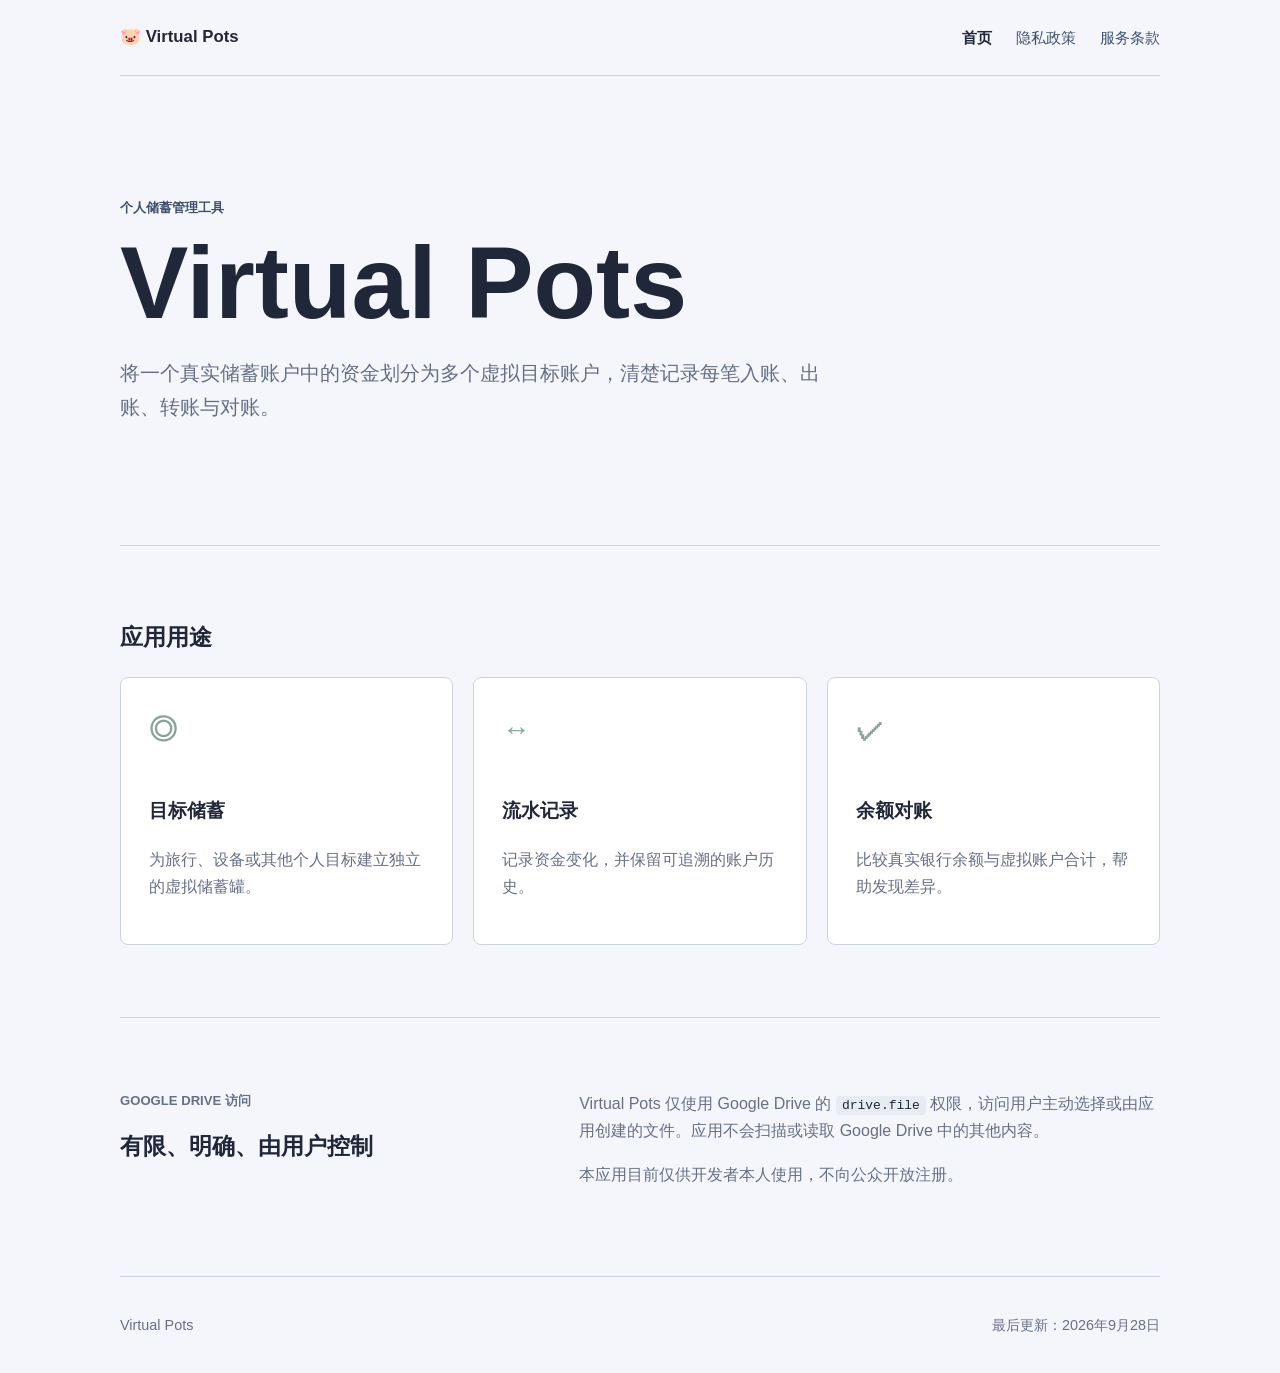
<file: index.html>
<!doctype html>
<html lang="zh-CN">
  <head>
    <meta charset="utf-8">
    <meta name="viewport" content="width=device-width, initial-scale=1">
    <meta name="description" content="Virtual Pots 是一款供开发者个人使用的虚拟储蓄管理工具。">
    <title>Virtual Pots</title>
    <link rel="stylesheet" href="styles.css">
  </head>
  <body>
    <header class="site-header">
      <a class="brand" href="./"><span aria-hidden="true">🐷</span> Virtual Pots</a>
      <nav aria-label="主要导航">
        <a aria-current="page" href="./">首页</a>
        <a href="privacy/">隐私政策</a>
        <a href="terms/">服务条款</a>
      </nav>
    </header>

    <main>
      <section class="intro">
        <p class="eyebrow">个人储蓄管理工具</p>
        <h1>Virtual Pots</h1>
        <p class="lead">将一个真实储蓄账户中的资金划分为多个虚拟目标账户，清楚记录每笔入账、出账、转账与对账。</p>
      </section>

      <section class="content-section" aria-labelledby="purpose">
        <h2 id="purpose">应用用途</h2>
        <div class="feature-grid">
          <article>
            <span class="feature-icon" aria-hidden="true">◎</span>
            <h3>目标储蓄</h3>
            <p>为旅行、设备或其他个人目标建立独立的虚拟储蓄罐。</p>
          </article>
          <article>
            <span class="feature-icon" aria-hidden="true">↔</span>
            <h3>流水记录</h3>
            <p>记录资金变化，并保留可追溯的账户历史。</p>
          </article>
          <article>
            <span class="feature-icon" aria-hidden="true">✓</span>
            <h3>余额对账</h3>
            <p>比较真实银行余额与虚拟账户合计，帮助发现差异。</p>
          </article>
        </div>
      </section>

      <section class="content-section access" aria-labelledby="access">
        <div>
          <p class="eyebrow">Google Drive 访问</p>
          <h2 id="access">有限、明确、由用户控制</h2>
        </div>
        <div>
          <p>Virtual Pots 仅使用 Google Drive 的 <code>drive.file</code> 权限，访问用户主动选择或由应用创建的文件。应用不会扫描或读取 Google Drive 中的其他内容。</p>
          <p>本应用目前仅供开发者本人使用，不向公众开放注册。</p>
        </div>
      </section>
    </main>

    <footer>
      <span>Virtual Pots</span>
      <span>最后更新：2026年9月28日</span>
    </footer>
  </body>
</html>
</file>
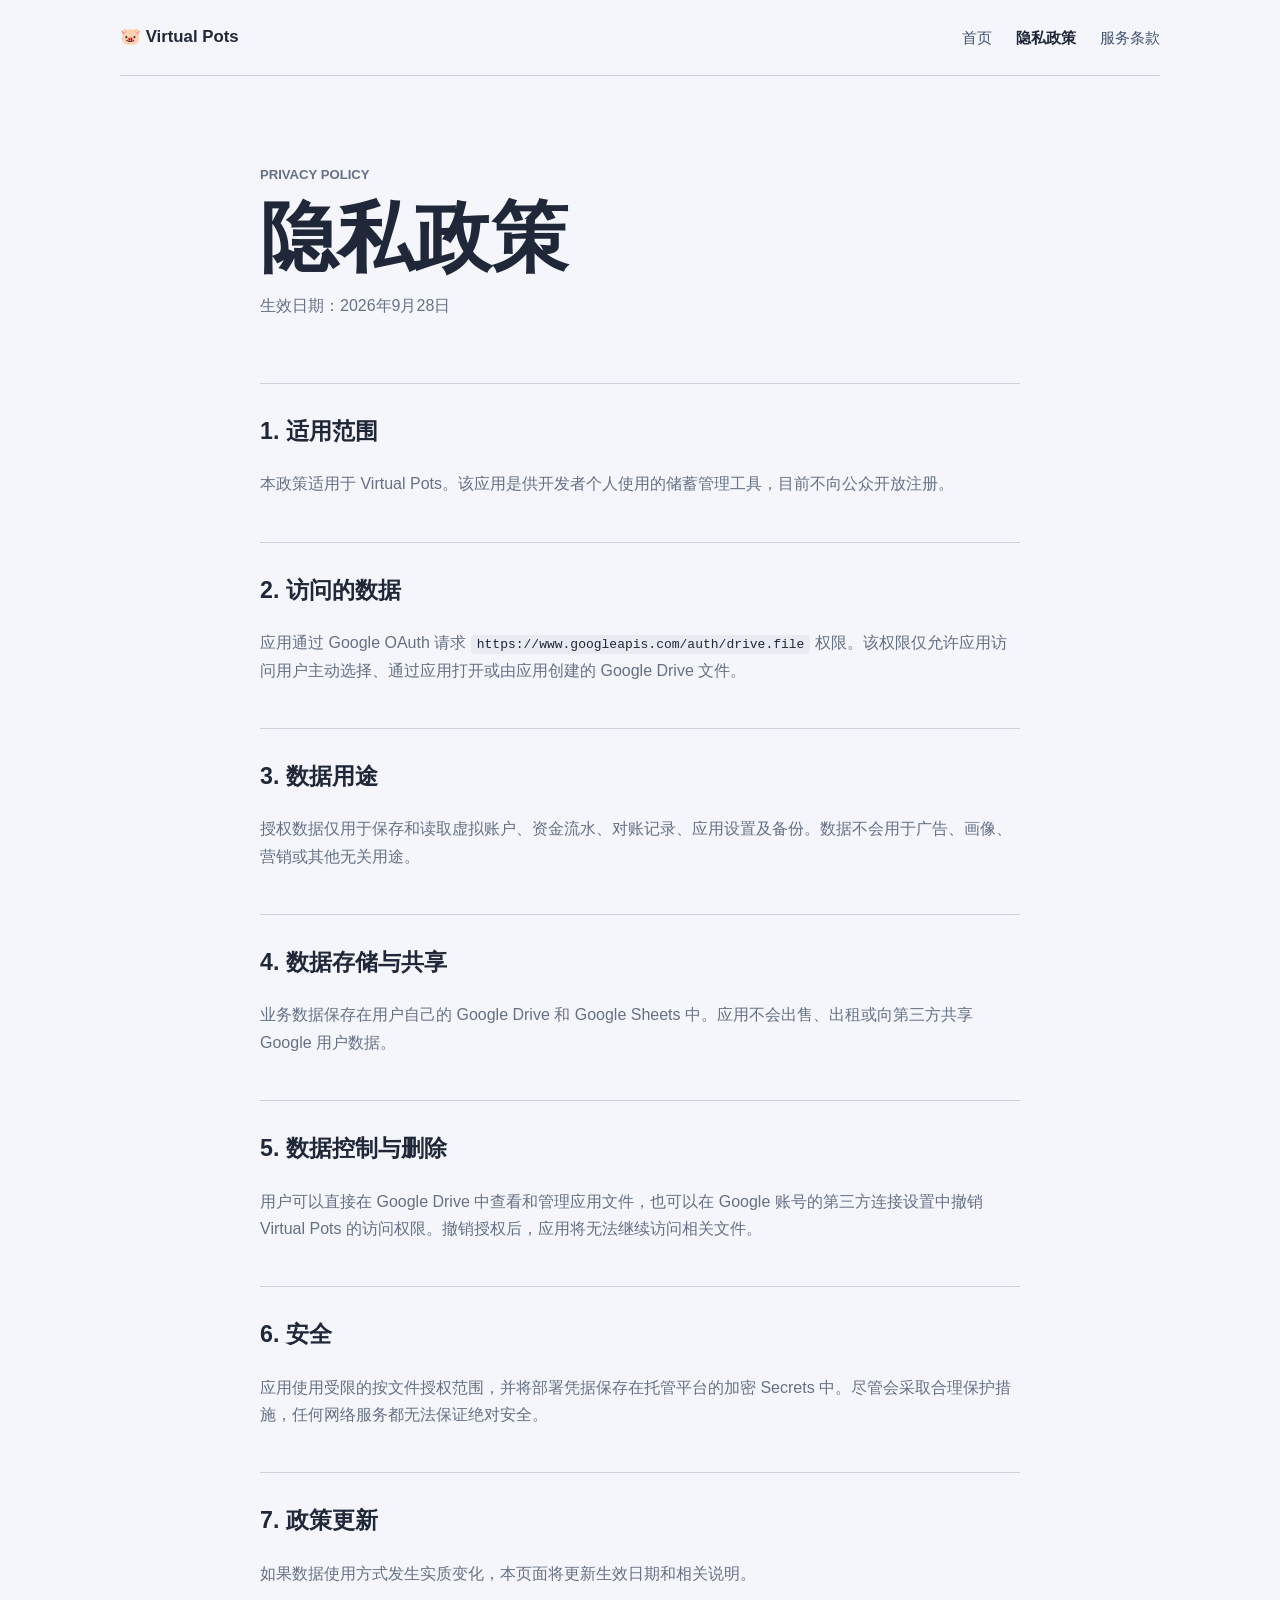
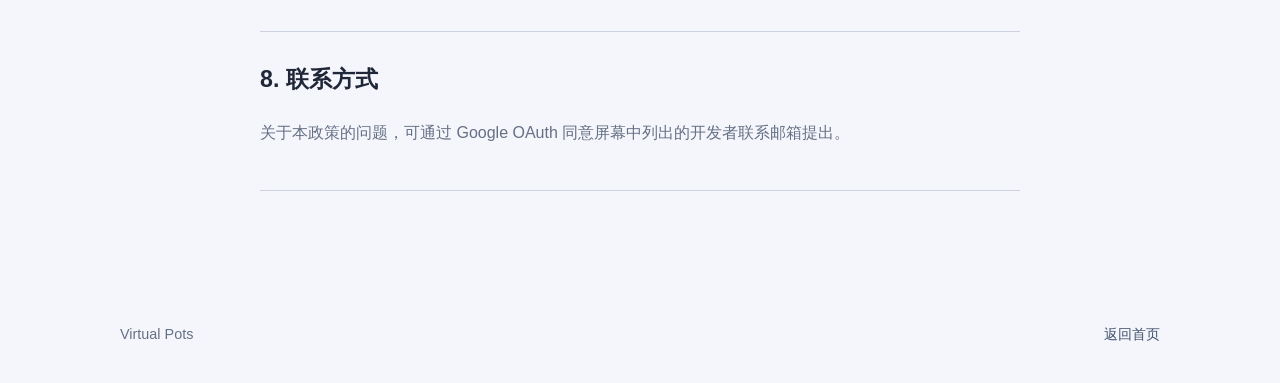
<file: privacy/index.html>
<!doctype html>
<html lang="zh-CN">
  <head>
    <meta charset="utf-8">
    <meta name="viewport" content="width=device-width, initial-scale=1">
    <meta name="description" content="Virtual Pots 隐私政策。">
    <title>隐私政策 | Virtual Pots</title>
    <link rel="stylesheet" href="../styles.css">
  </head>
  <body>
    <header class="site-header">
      <a class="brand" href="../"><span aria-hidden="true">🐷</span> Virtual Pots</a>
      <nav aria-label="主要导航">
        <a href="../">首页</a>
        <a aria-current="page" href="./">隐私政策</a>
        <a href="../terms/">服务条款</a>
      </nav>
    </header>

    <main class="policy-page">
      <p class="eyebrow">Privacy Policy</p>
      <h1>隐私政策</h1>
      <p class="effective-date">生效日期：2026年9月28日</p>

      <section>
        <h2>1. 适用范围</h2>
        <p>本政策适用于 Virtual Pots。该应用是供开发者个人使用的储蓄管理工具，目前不向公众开放注册。</p>
      </section>
      <section>
        <h2>2. 访问的数据</h2>
        <p>应用通过 Google OAuth 请求 <code>https://www.googleapis.com/auth/drive.file</code> 权限。该权限仅允许应用访问用户主动选择、通过应用打开或由应用创建的 Google Drive 文件。</p>
      </section>
      <section>
        <h2>3. 数据用途</h2>
        <p>授权数据仅用于保存和读取虚拟账户、资金流水、对账记录、应用设置及备份。数据不会用于广告、画像、营销或其他无关用途。</p>
      </section>
      <section>
        <h2>4. 数据存储与共享</h2>
        <p>业务数据保存在用户自己的 Google Drive 和 Google Sheets 中。应用不会出售、出租或向第三方共享 Google 用户数据。</p>
      </section>
      <section>
        <h2>5. 数据控制与删除</h2>
        <p>用户可以直接在 Google Drive 中查看和管理应用文件，也可以在 Google 账号的第三方连接设置中撤销 Virtual Pots 的访问权限。撤销授权后，应用将无法继续访问相关文件。</p>
      </section>
      <section>
        <h2>6. 安全</h2>
        <p>应用使用受限的按文件授权范围，并将部署凭据保存在托管平台的加密 Secrets 中。尽管会采取合理保护措施，任何网络服务都无法保证绝对安全。</p>
      </section>
      <section>
        <h2>7. 政策更新</h2>
        <p>如果数据使用方式发生实质变化，本页面将更新生效日期和相关说明。</p>
      </section>
      <section>
        <h2>8. 联系方式</h2>
        <p>关于本政策的问题，可通过 Google OAuth 同意屏幕中列出的开发者联系邮箱提出。</p>
      </section>
    </main>

    <footer>
      <span>Virtual Pots</span>
      <a href="../">返回首页</a>
    </footer>
  </body>
</html>
</file>
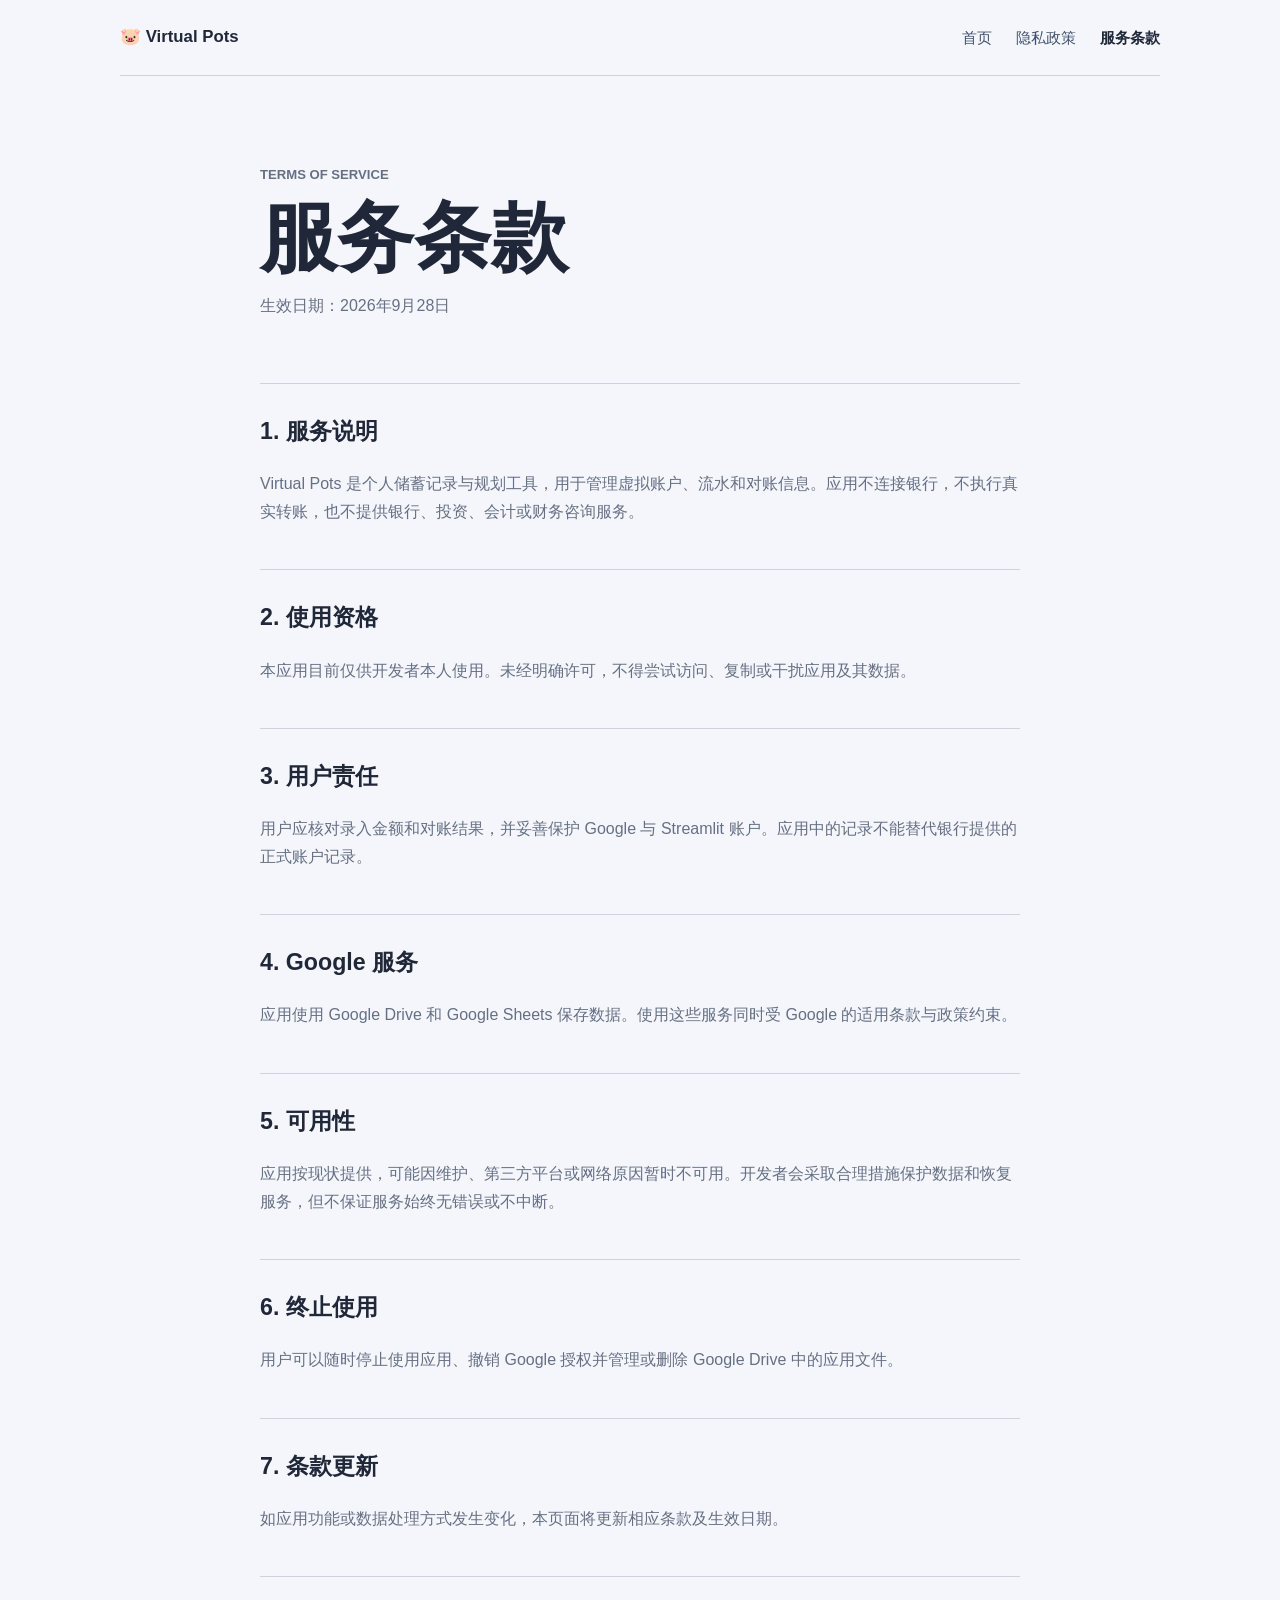
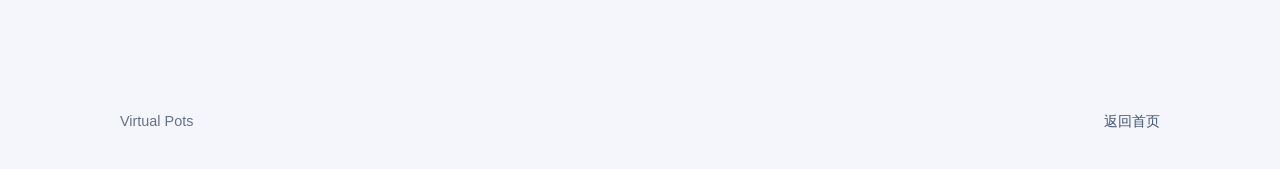
<file: terms/index.html>
<!doctype html>
<html lang="zh-CN">
  <head>
    <meta charset="utf-8">
    <meta name="viewport" content="width=device-width, initial-scale=1">
    <meta name="description" content="Virtual Pots 服务条款。">
    <title>服务条款 | Virtual Pots</title>
    <link rel="stylesheet" href="../styles.css">
  </head>
  <body>
    <header class="site-header">
      <a class="brand" href="../"><span aria-hidden="true">🐷</span> Virtual Pots</a>
      <nav aria-label="主要导航">
        <a href="../">首页</a>
        <a href="../privacy/">隐私政策</a>
        <a aria-current="page" href="./">服务条款</a>
      </nav>
    </header>

    <main class="policy-page">
      <p class="eyebrow">Terms of Service</p>
      <h1>服务条款</h1>
      <p class="effective-date">生效日期：2026年9月28日</p>

      <section>
        <h2>1. 服务说明</h2>
        <p>Virtual Pots 是个人储蓄记录与规划工具，用于管理虚拟账户、流水和对账信息。应用不连接银行，不执行真实转账，也不提供银行、投资、会计或财务咨询服务。</p>
      </section>
      <section>
        <h2>2. 使用资格</h2>
        <p>本应用目前仅供开发者本人使用。未经明确许可，不得尝试访问、复制或干扰应用及其数据。</p>
      </section>
      <section>
        <h2>3. 用户责任</h2>
        <p>用户应核对录入金额和对账结果，并妥善保护 Google 与 Streamlit 账户。应用中的记录不能替代银行提供的正式账户记录。</p>
      </section>
      <section>
        <h2>4. Google 服务</h2>
        <p>应用使用 Google Drive 和 Google Sheets 保存数据。使用这些服务同时受 Google 的适用条款与政策约束。</p>
      </section>
      <section>
        <h2>5. 可用性</h2>
        <p>应用按现状提供，可能因维护、第三方平台或网络原因暂时不可用。开发者会采取合理措施保护数据和恢复服务，但不保证服务始终无错误或不中断。</p>
      </section>
      <section>
        <h2>6. 终止使用</h2>
        <p>用户可以随时停止使用应用、撤销 Google 授权并管理或删除 Google Drive 中的应用文件。</p>
      </section>
      <section>
        <h2>7. 条款更新</h2>
        <p>如应用功能或数据处理方式发生变化，本页面将更新相应条款及生效日期。</p>
      </section>
    </main>

    <footer>
      <span>Virtual Pots</span>
      <a href="../">返回首页</a>
    </footer>
  </body>
</html>
</file>
<file: styles.css>
:root {
  color-scheme: light;
  --ink: #202738;
  --muted: #667085;
  --line: #ccd3df;
  --surface: #f4f6fb;
  --paper: #ffffff;
  --accent: #657896;
  --accent-dark: #40516e;
  --sage: #8ba399;
  font-family: Inter, ui-sans-serif, -apple-system, BlinkMacSystemFont, "Segoe UI", sans-serif;
}

* {
  box-sizing: border-box;
}

body {
  margin: 0;
  background: var(--surface);
  color: var(--ink);
  line-height: 1.7;
}

a {
  color: var(--accent-dark);
  text-decoration: none;
}

a:hover,
a:focus-visible {
  text-decoration: underline;
}

.site-header,
main,
footer {
  width: min(1040px, calc(100% - 40px));
  margin-inline: auto;
}

.site-header {
  min-height: 76px;
  display: flex;
  align-items: center;
  justify-content: space-between;
  gap: 24px;
  border-bottom: 1px solid var(--line);
}

.brand {
  color: var(--ink);
  font-size: 1.05rem;
  font-weight: 750;
}

nav {
  display: flex;
  gap: 24px;
  font-size: 0.95rem;
}

nav a[aria-current="page"] {
  color: var(--ink);
  font-weight: 700;
}

.intro {
  min-height: 470px;
  display: flex;
  flex-direction: column;
  justify-content: center;
  border-bottom: 1px solid var(--line);
}

.eyebrow {
  margin: 0 0 14px;
  color: var(--accent-dark);
  font-size: 0.82rem;
  font-weight: 800;
  letter-spacing: 0;
  text-transform: uppercase;
}

h1,
h2,
h3,
p {
  margin-top: 0;
}

h1 {
  margin-bottom: 22px;
  font-size: clamp(3rem, 8vw, 6.5rem);
  line-height: 0.98;
  letter-spacing: 0;
}

.lead {
  max-width: 720px;
  margin-bottom: 0;
  color: var(--muted);
  font-size: 1.25rem;
}

.content-section {
  padding: 72px 0;
  border-bottom: 1px solid var(--line);
}

.content-section h2,
.policy-page h2 {
  font-size: 1.45rem;
}

.feature-grid {
  display: grid;
  grid-template-columns: repeat(3, 1fr);
  gap: 20px;
}

.feature-grid article {
  min-height: 220px;
  padding: 28px;
  background: var(--paper);
  border: 1px solid var(--line);
  border-radius: 8px;
}

.feature-grid p,
.access p,
.policy-page p {
  color: var(--muted);
}

.feature-icon {
  display: block;
  margin-bottom: 42px;
  color: var(--sage);
  font-size: 1.75rem;
  font-weight: 800;
}

.access {
  display: grid;
  grid-template-columns: 0.8fr 1.2fr;
  gap: 72px;
}

code {
  padding: 2px 6px;
  background: #e8ebf2;
  border-radius: 4px;
  color: var(--ink);
}

.policy-page {
  max-width: 760px;
  padding: 88px 0 96px;
}

.policy-page h1 {
  margin-bottom: 16px;
  font-size: clamp(2.6rem, 7vw, 4.8rem);
}

.effective-date {
  margin-bottom: 64px;
}

.policy-page section {
  padding: 28px 0;
  border-top: 1px solid var(--line);
}

.policy-page section:last-child {
  border-bottom: 1px solid var(--line);
}

footer {
  min-height: 96px;
  display: flex;
  align-items: center;
  justify-content: space-between;
  gap: 24px;
  color: var(--muted);
  font-size: 0.9rem;
}

@media (max-width: 720px) {
  .site-header {
    align-items: flex-start;
    flex-direction: column;
    padding: 18px 0;
  }

  nav {
    width: 100%;
    gap: 18px;
    overflow-x: auto;
    white-space: nowrap;
  }

  .intro {
    min-height: 430px;
  }

  .feature-grid,
  .access {
    grid-template-columns: 1fr;
  }

  .access {
    gap: 18px;
  }

  .feature-grid article {
    min-height: 180px;
  }

  footer {
    align-items: flex-start;
    flex-direction: column;
    justify-content: center;
  }
}
</file>
